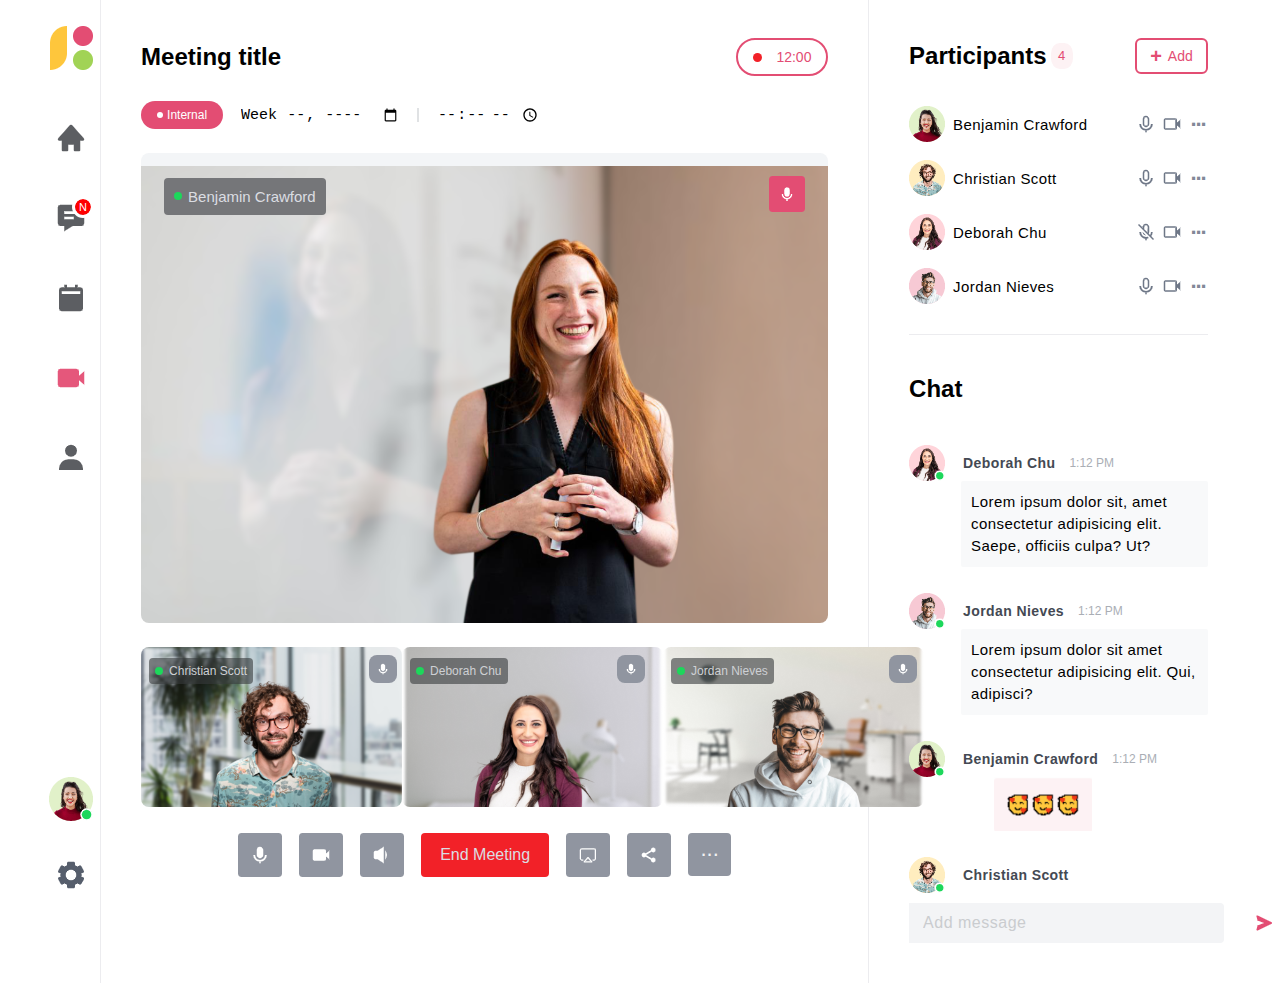
<file: index.html>
<!DOCTYPE html>
<html lang="en">
    <head>
        <meta charset="UTF-8" />
        <meta http-equiv="X-UA-Compatible" content="IE=edge" />
        <meta name="viewport" content="width=device-width, initial-scale=1.0" />
        <title>Document</title>
        <link rel="stylesheet" href="./assets/css/styles.css" />
        <link
            rel="stylesheet"
            href="https://cdnjs.cloudflare.com/ajax/libs/font-awesome/6.3.0/css/all.min.css"
            integrity="sha512-SzlrxWUlpfuzQ+pcUCosxcglQRNAq/DZjVsC0lE40xsADsfeQoEypE+enwcOiGjk/bSuGGKHEyjSoQ1zVisanQ=="
            crossorigin="anonymous"
            referrerpolicy="no-referrer"
        />
    </head>

    <body>
        <div class="web">
            <!-- Navigation -->
            <nav class="navbar">
                <ul class="list">
                    <li>
                        <a href="#!">
                            <img src="./assets/img/logo.png" alt="" />
                        </a>
                    </li>
                    <li>
                        <a href="#!">
                            <img src="./assets/img/home.png" alt="" />
                        </a>
                    </li>
                    <li class="message">
                        <a href="#!">
                            <img src="./assets/img/chatting.png" alt="" />
                        </a>
                    </li>
                    <li>
                        <a href="#!">
                            <img src="./assets/img/calender.png" alt="" />
                        </a>
                    </li>
                    <li>
                        <a href="#!">
                            <img src="./assets/img/cam.png" alt="" />
                        </a>
                    </li>
                    <li>
                        <a href="#!">
                            <img src="./assets/img/user.png" alt="" />
                        </a>
                    </li>
                    <li>
                        <a href="#!">
                            <img src="./assets/img/avatar.png" alt="" />
                        </a>
                    </li>
                    <li>
                        <a href="#!">
                            <img src="./assets/img/setting.png" alt="" />
                        </a>
                    </li>
                </ul>
            </nav>
            <!-- Body -->
            <div class="body">
                <div class="content">
                    <div class="row">
                        <h1 class="heading">Meeting title</h1>
                        <div class="time">
                            <span class="marker"></span>
                            12:00
                        </div>
                    </div>
                    <div class="row-data-time">
                        <a href="#!">
                            <i class="fa-regular fa-user"></i>
                            <span>Internal</span>
                        </a>
                        <input type="week" />
                        <div class="border-right"></div>
                        <input type="time" />
                    </div>
                    <!-- Main image -->
                    <div class="img-center">
                        <div class="speaker">
                            <a href="#!" class="name">
                                <span class="marker-green"></span>
                                Benjamin Crawford
                            </a>
                            <a href="#!">
                                <img src="./assets/img/mic_color.png" alt="" />
                            </a>
                        </div>
                    </div>
                    <!-- List images -->
                    <ul class="list">
                        <li>
                            <div class="list-item">
                                <a href="#!">
                                    <img src="./assets/img/img2.png" alt="" />
                                </a>
                                <div class="speaker-support">
                                    <a href="#!" class="name">
                                        <span class="marker-green"></span>
                                        Christian Scott
                                    </a>
                                    <a href="#!" class="images">
                                        <img
                                            src="./assets/img/mic_grey_color.png"
                                            alt=""
                                        />
                                    </a>
                                </div>
                            </div>
                        </li>
                        <li>
                            <div class="list-item">
                                <a href="#!"
                                    ><img src="./assets/img/img1.png" alt=""
                                /></a>
                                <div class="speaker-support">
                                    <a href="#!" class="name">
                                        <span class="marker-green"></span>
                                        Deborah Chu
                                    </a>
                                    <a href="#!" class="images">
                                        <img
                                            src="./assets/img/mic_grey_color.png"
                                            alt=""
                                        />
                                    </a>
                                </div>
                            </div>
                        </li>
                        <li>
                            <div class="list-item">
                                <a href="#!"
                                    ><img src="./assets/img/img.png" alt=""
                                /></a>
                                <div class="speaker-support">
                                    <a href="#!" class="name">
                                        <span class="marker-green"></span>
                                        Jordan Nieves
                                    </a>
                                    <a href="#!" class="images">
                                        <img
                                            src="./assets/img/mic_grey_color.png"
                                            alt=""
                                        />
                                    </a>
                                </div>
                            </div>
                        </li>
                    </ul>
                    <!-- Function button -->

                    <ul class="list-button">
                        <li>
                            <a href="#!">
                                <img
                                    src="./assets/img/mic_grey_color.png"
                                    alt=""
                                />
                            </a>
                        </li>
                        <li>
                            <a href="#!">
                                <img src="./assets/img/cam_color.png" alt="" />
                            </a>
                        </li>
                        <li>
                            <a href="#!">
                                <img
                                    src="./assets/img/speaker_grey_color.png"
                                    alt=""
                                />
                            </a>
                        </li>
                        <li>
                            <a href="#!" class="button-end">End Meeting</a>
                        </li>
                        <li>
                            <a href="#!">
                                <img
                                    src="./assets/img/Button 2179.png"
                                    alt=""
                                />
                            </a>
                        </li>
                        <li>
                            <a href="#!">
                                <img src="./assets/img/share.png" alt="" />
                            </a>
                        </li>
                        <li>
                            <a href="#!" class="button-other">...</a>
                        </li>
                    </ul>
                </div>
            </div>
            <!-- Participants & Chat-->
            <div class="participants-chat">
                <div class="content">
                    <!-- Participants -->
                    <div class="participants">
                        <div class="row-head">
                            <h1 class="heading number-participants">
                                Participants
                            </h1>
                            <a href="#!" class="add">
                                <span>+</span>
                                <span>Add</span>
                            </a>
                        </div>
                        <ul class="list-participants">
                            <li>
                                <div class="row-person">
                                    <div class="user-join">
                                        <img
                                            src="./assets/img/avatar 1322.png"
                                            alt=""
                                            class="avatar"
                                        />
                                        <span class="name"
                                            >Benjamin Crawford</span
                                        >
                                    </div>
                                    <div class="actions">
                                        <img
                                            src="./assets/img/mic1.png"
                                            alt=""
                                        />
                                        <img
                                            src="./assets/img/cam_small.png"
                                            alt=""
                                        />
                                        <span>...</span>
                                    </div>
                                </div>
                            </li>
                            <li>
                                <div class="row-person">
                                    <div class="user-join">
                                        <img
                                            src="./assets/img/avatar 1323.png"
                                            alt=""
                                            class="avatar"
                                        />
                                        <span class="name"
                                            >Christian Scott</span
                                        >
                                    </div>
                                    <div class="actions">
                                        <img
                                            src="./assets/img/mic1.png"
                                            alt=""
                                        />
                                        <img
                                            src="./assets/img/cam_small.png"
                                            alt=""
                                        />
                                        <span>...</span>
                                    </div>
                                </div>
                            </li>
                            <li>
                                <div class="row-person">
                                    <div class="user-join">
                                        <img
                                            src="./assets/img/avatar 1324.png"
                                            alt=""
                                            class="avatar"
                                        />
                                        <span class="name">Deborah Chu</span>
                                    </div>
                                    <div class="actions">
                                        <img
                                            src="./assets/img/mic2.png"
                                            alt=""
                                        />
                                        <img
                                            src="./assets/img/cam_small.png"
                                            alt=""
                                        />
                                        <span>...</span>
                                    </div>
                                </div>
                            </li>
                            <li>
                                <div class="row-person">
                                    <div class="user-join">
                                        <img
                                            src="./assets/img/avatar 1325.png"
                                            alt=""
                                            class="avatar"
                                        />
                                        <span class="name">Jordan Nieves</span>
                                    </div>
                                    <div class="actions">
                                        <img
                                            src="./assets/img/mic1.png"
                                            alt=""
                                        />
                                        <img
                                            src="./assets/img/cam_small.png"
                                            alt=""
                                        />
                                        <span>...</span>
                                    </div>
                                </div>
                            </li>
                        </ul>
                    </div>
                    <!-- Chat -->
                    <div class="chat">
                        <h1 class="heading">Chat</h1>
                        <div class="conversation">
                            <div class="list">
                                <div class="item">
                                    <img
                                        src="./assets/img/avatar 1326.png"
                                        alt=""
                                        class="avatar"
                                    />
                                    <span class="name">Deborah Chu</span>
                                    <span class="time">1:12 PM</span>
                                    <p class="desc">
                                        Lorem ipsum dolor sit, amet consectetur
                                        adipisicing elit. Saepe, officiis culpa?
                                        Ut?
                                    </p>
                                </div>
                                <div class="item">
                                    <img
                                        src="./assets/img/avatar 1327.png"
                                        alt=""
                                        class="avatar"
                                    />
                                    <span class="name">Jordan Nieves</span>
                                    <span class="time">1:12 PM</span>
                                    <p class="desc">
                                        Lorem ipsum dolor sit amet consectetur
                                        adipisicing elit. Qui, adipisci?
                                    </p>
                                </div>
                                <div class="item">
                                    <img
                                        src="./assets/img/avatar 1328.png"
                                        alt=""
                                        class="avatar"
                                    />
                                    <span class="name">Benjamin Crawford</span>
                                    <span class="time">1:12 PM</span>
                                    <img
                                        src="./assets/./img/icon-chat.png"
                                        alt=""
                                        class="icon-chat"
                                    />
                                </div>
                                <div class="item">
                                    <img
                                        src="./assets/img/avatar 1329.png"
                                        alt=""
                                        class="avatar"
                                    />
                                    <span class="name">Christian Scott</span>
                                    <div class="box">
                                        <div class="text-chat">
                                            <input
                                                type="text"
                                                placeholder="Add message"
                                            />
                                            <a href="#!"
                                                ><i
                                                    class="fa-solid fa-face-smile"
                                                ></i
                                            ></a>
                                        </div>
                                        <img
                                            src="./assets/img/send.png"
                                            alt=""
                                            class="send"
                                        />
                                    </div>
                                </div>
                            </div>
                        </div>
                    </div>
                </div>
            </div>
        </div>
    </body>
</html>
</file>
<file: assets/css/styles.css>
* {
    padding: 0;
    margin: 0;
    box-sizing: border-box;
}

/* Common */
:root {
    --primary-color: #e34d73;
}

body {
    font-family: sans-serif, arial, helvetica;
}

.web {
    display: flex;
    width: 100%;
}

a {
    text-decoration: none;
}

.content {
    padding: 38px 40px;
}

/* Navigation */
.navbar {
    width: 7.9%;
    border-right: 1px solid #ececef;
}

.navbar .list {
    list-style: none;
    display: flex;
    flex-direction: column;
    align-items: center;
    margin-left: 42px;
}

.navbar .list li:nth-child(7) {
    margin-top: 255px;
}

.navbar .list a {
    display: inline-block;
    padding: 22px 0;
}

.navbar .list li:nth-child(7) a {
    padding-bottom: 0;
}

.navbar .list li {
    position: relative;
}

.message::before {
    display: block;
    content: "N";
    position: absolute;
    color: #fff;
    background-color: red;
    width: 16px;
    height: 16px;
    font-size: 11px;
    line-height: 17px;
    text-align: center;
    border-radius: 50%;
    outline: 3px solid #fff;
    top: 19px;
    right: -4px;
}

/* Body */
.body {
    width: 60%;
    border-right: 1px solid #ececef;
}

.body .row {
    display: flex;
    align-items: center;
    justify-content: space-between;
}

.body .heading {
    font-size: 24px;
}

.body .time {
    display: flex;
    align-items: center;
    justify-content: space-evenly;
    width: 92px;
    height: 38px;
    border: 2px solid var(--primary-color);
    color: var(--primary-color);
    border-radius: 999px;
    font-size: 14px;
}

.body .marker {
    width: 9px;
    height: 9px;
    border-radius: 50%;
    background: #f22128;
}

.body .row-data-time {
    margin-top: 25px;
    display: flex;
    align-items: center;
}

.body .row-data-time a {
    display: flex;
    align-items: center;
    justify-content: center;
    width: 82px;
    height: 28px;
    background-color: var(--primary-color);
    border-radius: 999px;
    color: #fff;
    font-size: 12px;
    text-align: center;
}

.body .row-data-time a i {
    margin-right: 4px;
    color: var(--primary-color);
    font-size: 9px;
    padding: 3px 3px;
    background: #fff;
    border-radius: 50%;
}

.body .row-data-time input {
    border: none;
    outline: none;
    margin-left: 18px;
    font-size: 15px;
    display: block;
}

.border-right {
    margin-left: 17px;
    width: 2px;
    height: 14px;
    background: #e0e2e4;
}

.img-center {
    margin-top: 24px;
    background-image: url("/assets/img/img_big.png");
    height: 470px;
    border-top: 13px solid #f3f5f7;
    border-radius: 8px;
}

.body .speaker {
    display: flex;
    align-items: center;
    justify-content: space-between;
    margin: 10px 23px 0;
}

.body .speaker .name {
    display: flex;
    align-items: center;
    padding: 10px 10px;
    background: #757679;
    border-radius: 4px;
    font-size: 15px;
    color: #dbdde2;
}

.body .marker-green {
    display: inline-block;
    width: 8px;
    height: 8px;
    border-radius: 50%;
    background-color: #1dd75b;
    margin-right: 6px;
}

.body .list {
    margin-top: 24px;
    list-style: none;
    display: flex;
    justify-content: space-between;
}

.body .list img {
    border-radius: 8px;
}

.body .list .list-item {
    position: relative;
}

.body .speaker-support {
    display: flex;
    align-items: center;
    position: absolute;
    top: 8px;
    margin: 0 8px;
}

.body .speaker-support .name {
    display: flex;
    align-items: center;
    background: rgba(55, 58, 60, 0.6);
    padding: 6px 6px;
    border-radius: 4px;
    font-size: 12px;
    color: #ced0d4;
    white-space: nowrap;
}

.body .speaker-support .images {
    margin-left: calc(100% - 8px);
}

.body .speaker-support img {
    width: 28px;
    height: 28px;
}

.body .list-button {
    margin-top: 22px;
    list-style: none;
    display: flex;
    justify-content: center;
    gap: 17px;
}

.body .button-end {
    display: inline-block;
    text-align: center;
    width: 128px;
    height: 44px;
    background-color: #f22128;
    color: #dbdde2;
    line-height: 44px;
    border-radius: 4px;
}

.body .button-other {
    display: inline-block;
    text-align: center;
    width: 43px;
    height: 43px;
    color: #f2f2f3;
    background-color: #9095a0;
    border-radius: 4px;
    line-height: 32px;
    font-size: 22px;
}

/* Participants & Chat */
.participants-chat {
    width: calc(100% - 67.9% - 32px);
}

.participants .heading {
    position: relative;
    font-size: 24px;
}

.number-participants::after {
    position: absolute;
    display: block;
    content: "4";
    width: 22px;
    height: 26px;
    font-size: 13px;
    font-weight: 100;
    border-radius: 40%;
    background: #fdf2f4;
    color: var(--primary-color);
    text-align: center;
    line-height: 26px;
    top: 1px;
    right: -26px;
}

.participants .row-head {
    display: flex;
    justify-content: space-between;
    align-items: center;
}

.participants .add {
    width: 73px;
    height: 36px;
    border: 2px solid var(--primary-color);
    color: var(--primary-color);
    display: flex;
    align-items: center;
    justify-content: center;
    border-radius: 6px;
    font-size: 14px;
}

.participants .add span:first-child {
    font-size: 20px;
    font-weight: 600;
    margin-right: 6px;
}

.participants .list-participants {
    margin: 32px 0 30px;
    list-style: none;
    display: flex;
    flex-direction: column;
    gap: 18px;
}

.participants .row-person {
    display: flex;
    align-items: center;
    justify-content: space-between;
}

.participants .user-join {
    display: flex;
    align-items: center;
}

.participants .user-join span {
    margin-left: 8px;
    font-size: 15px;
    letter-spacing: 0.4px;
}

.participants .actions {
    display: flex;
    align-items: center;
    gap: 6px;
}

.participants .actions span {
    display: inline-block;
    width: 20px;
    height: 20px;
    font-size: 22px;
    letter-spacing: -1.2px;
    font-weight: 600;
    color: #818997;
    text-align: center;
    line-height: 9px;
}

.participants-chat .chat {
    padding-top: 40px;
    border-top: 1px solid rgb(236, 236, 239);
}

.chat .heading {
    font-size: 24px;
}

.chat .list {
    display: flex;
    flex-direction: column;
    gap: 26px;
}

.chat .conversation {
    margin-top: 42px;
}

.chat .conversation .item {
    position: relative;
    display: flex;
    align-items: center;
    flex-wrap: wrap;
}

.chat .conversation .name {
    margin-left: 18px;
    font-weight: 600;
    font-size: 14px;
    color: #444953;
    letter-spacing: 0.4px;
}

.chat .conversation .time {
    margin-left: 14px;
    color: #aaaeb5;
    font-size: 12px;
    /* font-weight: 600; */
}

.chat .conversation .desc {
    margin-left: 52px;
    background-color: #f8f9fa;
    padding: 10px 10px;
    font-size: 15px;
    letter-spacing: 0.4px;
    line-height: 22px;
    border-radius: 2px;
}

.chat .icon-chat {
    /* margin-left: 76px; */
    margin-left: 85px;
    width: 98px;
    height: 54px;
}

.chat .box {
    margin-top: 8px;
    display: flex;
    align-items: center;
}

.chat .text-chat {
    display: flex;
    align-items: center;
    flex-wrap: nowrap;
    border-radius: 4px;
    background: #f3f4f6;
}

.chat .text-chat input {
    padding: 11px 82px 11px 14px;
    font-size: 16px;
    border: none;
    outline: none;
    background: #f3f4f6;
}

.chat .text-chat input::placeholder {
    color: #cacccf;
    letter-spacing: 0.5px;
}

.chat .text-chat i {
    margin-right: 12px;
    color: #000;
}

.chat .box .send {
    margin-left: 18px;
}
</file>
